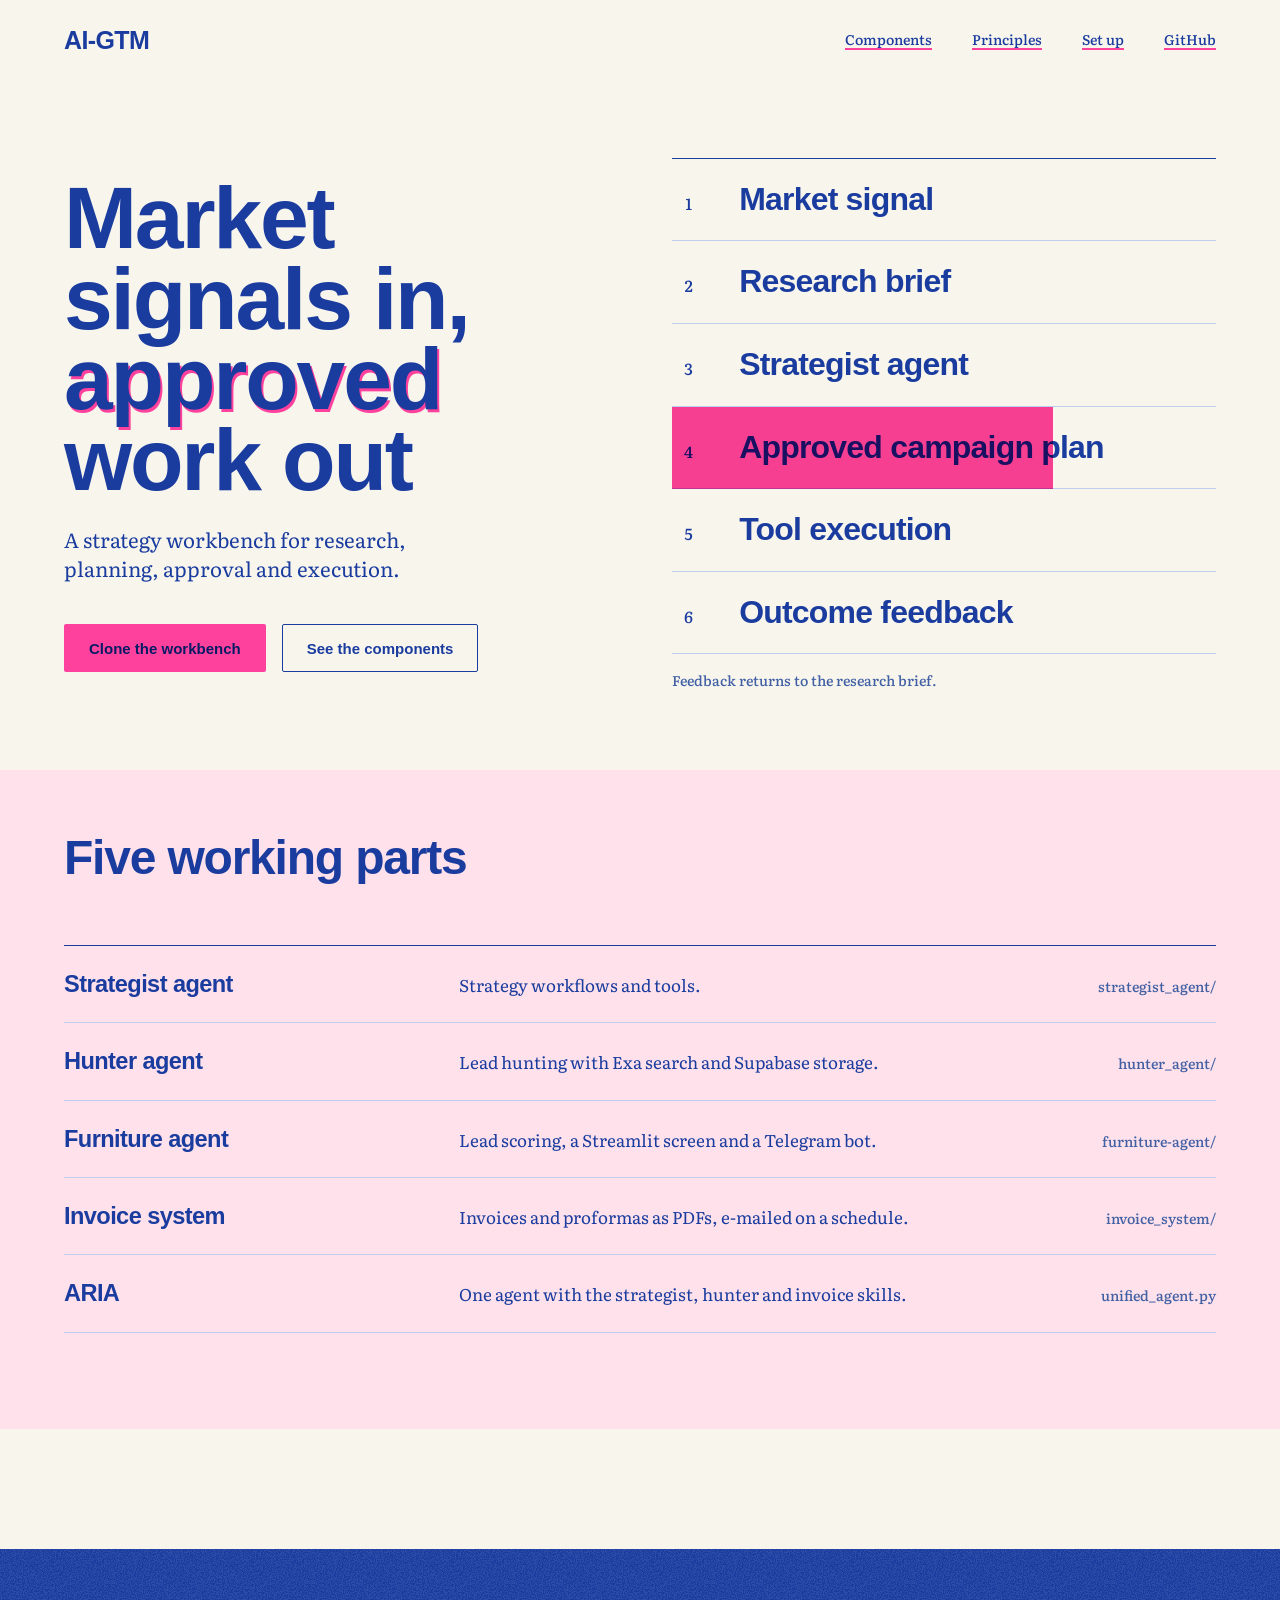
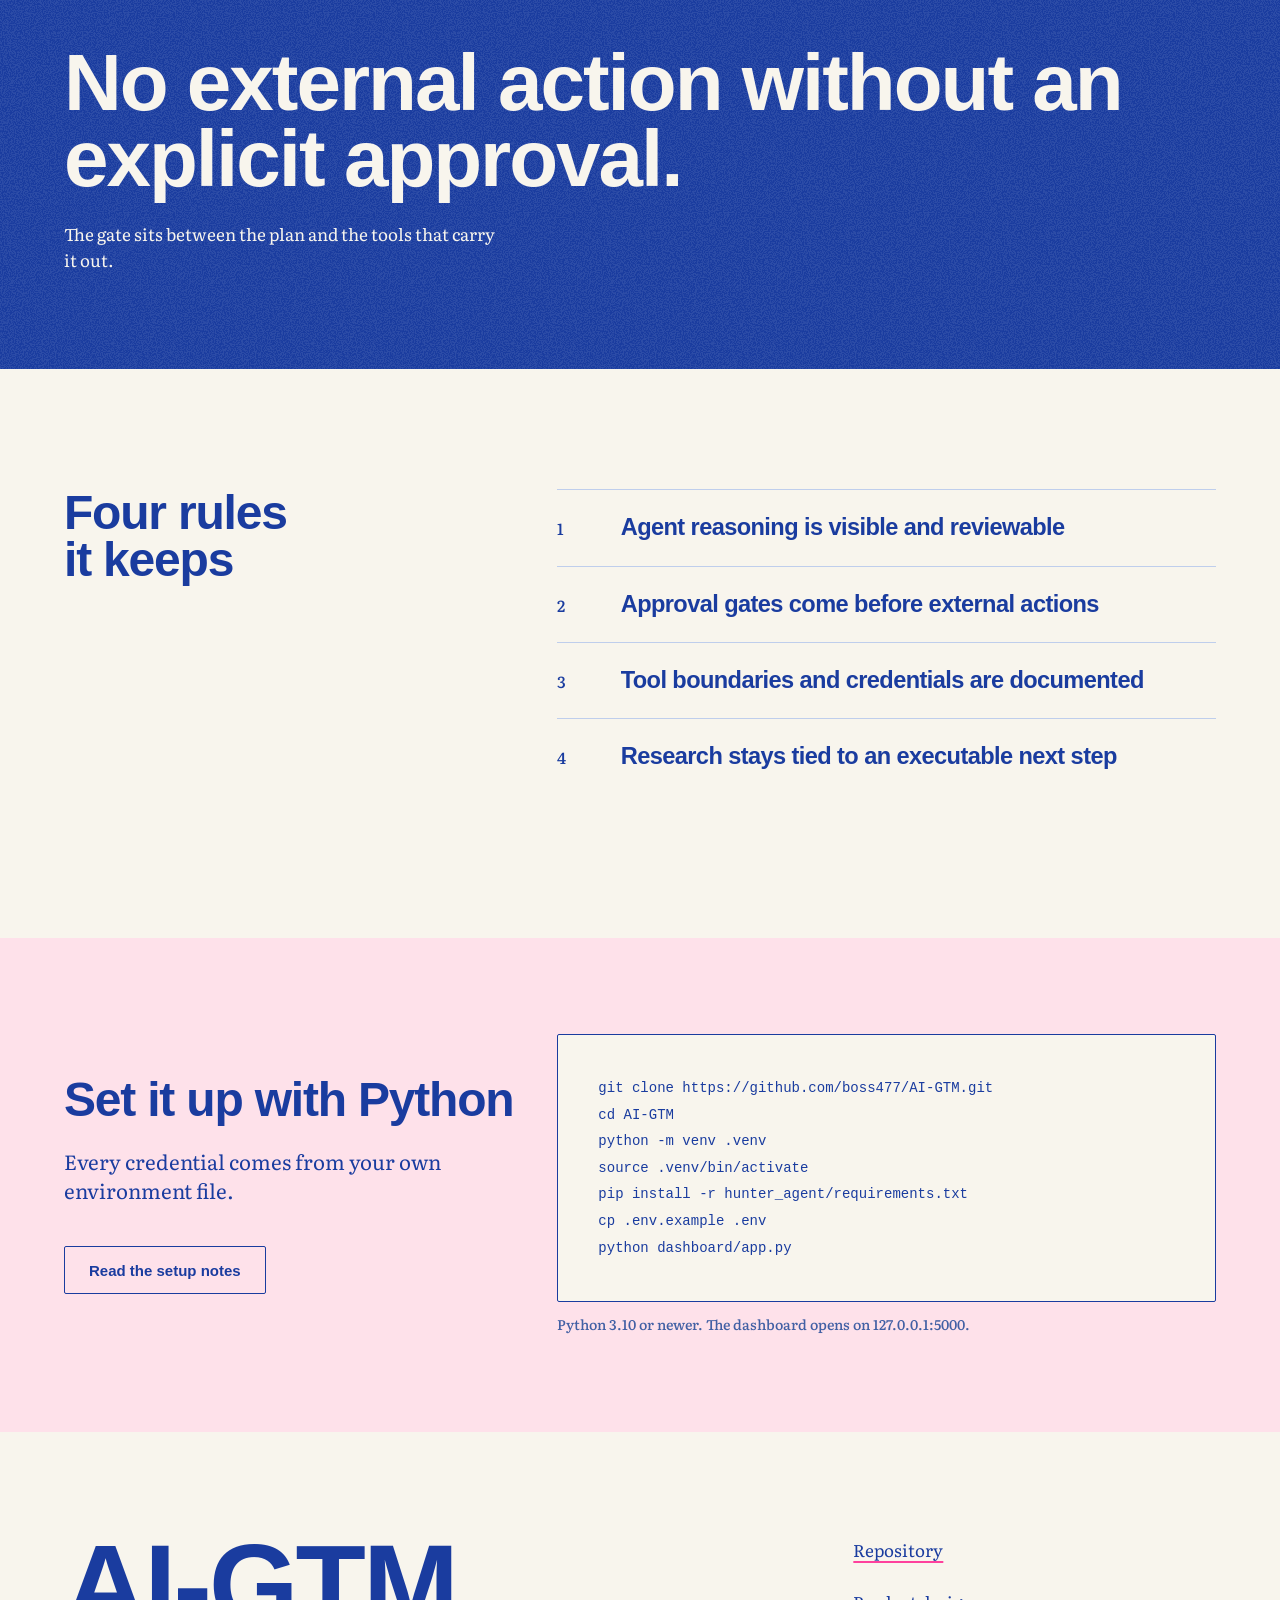
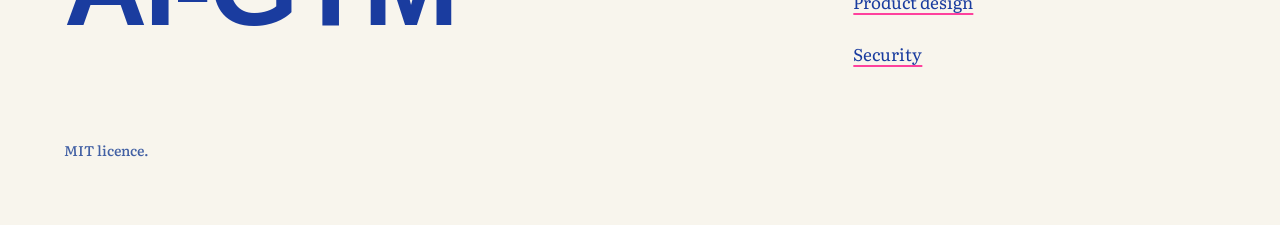
<file: site/index.html>
<!doctype html>
<html lang="en">
<head>
<meta charset="utf-8">
<meta name="viewport" content="width=device-width, initial-scale=1">
<title>AI-GTM, a go-to-market strategy workbench</title>
<meta name="description" content="AI-GTM turns market signals into approved go-to-market work: a strategy workbench for research, planning, approval and execution, with explicit approval gates.">
<link rel="preconnect" href="https://fonts.googleapis.com">
<link rel="preconnect" href="https://fonts.gstatic.com" crossorigin>
<link href="https://api.fontshare.com/v2/css?f[]=cabinet-grotesk@800&display=swap" rel="stylesheet">
<link href="https://fonts.googleapis.com/css2?family=Literata:opsz,wght@7..72,400;7..72,500&display=swap" rel="stylesheet">
<link rel="stylesheet" href="styles.css">
</head>
<body>
<a class="skip" href="#main">Skip to content</a>

<div class="container">
  <header class="nav">
    <a class="wordmark" href="#main">AI-GTM</a>
    <nav aria-label="Page">
      <ul>
        <li><a href="#parts">Components</a></li>
        <li><a href="#rules">Principles</a></li>
        <li><a href="#run">Set up</a></li>
        <li><a href="https://github.com/boss477/AI-GTM">GitHub</a></li>
      </ul>
    </nav>
  </header>

  <section class="hero" id="main">
    <div>
      <h1>Market signals in, <span class="misreg" data-text="approved">approved</span> work out</h1>
      <p class="lead">A strategy workbench for research, planning, approval and execution.</p>
      <div class="actions">
        <a class="btn btn--primary" href="https://github.com/boss477/AI-GTM">Clone the workbench</a>
        <a class="btn btn--secondary" href="#parts">See the components</a>
      </div>
    </div>
    <figure>
      <ol class="plan" aria-label="The strategy workflow, a diagram of the real system">
        <li>Market signal</li>
        <li>Research brief</li>
        <li>Strategist agent</li>
        <li class="gate">Approved campaign plan</li>
        <li>Tool execution</li>
        <li>Outcome feedback</li>
      </ol>
      <figcaption>Feedback returns to the research brief.</figcaption>
    </figure>
  </section>
</div>

<main>
<section class="parts" id="parts">
  <div class="container">
    <h2>Five working parts</h2>
    <ul class="rows">
      <li class="cols"><h3>Strategist agent</h3><p>Strategy workflows and tools.</p><small>strategist_agent/</small></li>
      <li class="cols"><h3>Hunter agent</h3><p>Lead hunting with Exa search and Supabase storage.</p><small>hunter_agent/</small></li>
      <li class="cols"><h3>Furniture agent</h3><p>Lead scoring, a Streamlit screen and a Telegram bot.</p><small>furniture-agent/</small></li>
      <li class="cols"><h3>Invoice system</h3><p>Invoices and proformas as PDFs, e-mailed on a schedule.</p><small>invoice_system/</small></li>
      <li class="cols"><h3>ARIA</h3><p>One agent with the strategist, hunter and invoice skills.</p><small>unified_agent.py</small></li>
    </ul>
  </div>
</section>

<section class="band grained">
  <div class="container">
    <p>No external action without an explicit approval.</p>
    <p>The gate sits between the plan and the tools that carry it out.</p>
  </div>
</section>

<section class="rules" id="rules">
  <div class="container cols">
    <div class="rules__text">
      <h2>Four rules it keeps</h2>
    </div>
    <ol>
      <li>Agent reasoning is visible and reviewable</li>
      <li>Approval gates come before external actions</li>
      <li>Tool boundaries and credentials are documented</li>
      <li>Research stays tied to an executable next step</li>
    </ol>
  </div>
</section>

<section class="run" id="run">
  <div class="container cols">
    <div class="run__text">
      <h2>Set it up with Python</h2>
      <p class="lead">Every credential comes from your own environment file.</p>
      <div class="actions"><a class="btn btn--secondary" href="https://github.com/boss477/AI-GTM#setup">Read the setup notes</a></div>
    </div>
    <figure>
      <pre tabindex="0" aria-label="Setup commands"><code>git clone https://github.com/boss477/AI-GTM.git
cd AI-GTM
python -m venv .venv
source .venv/bin/activate
pip install -r hunter_agent/requirements.txt
cp .env.example .env
python dashboard/app.py</code></pre>
      <figcaption>Python 3.10 or newer. The dashboard opens on 127.0.0.1:5000.</figcaption>
    </figure>
  </div>
</section>
</main>

<footer class="foot">
  <div class="container cols">
    <a class="wordmark" href="#main">AI-GTM</a>
    <ul>
      <li><a href="https://github.com/boss477/AI-GTM">Repository</a></li>
      <li><a href="https://github.com/boss477/AI-GTM/blob/main/DESIGN.md">Product design</a></li>
      <li><a href="https://github.com/boss477/AI-GTM/blob/main/SECURITY.md">Security</a></li>
    </ul>
    <small>MIT licence.</small>
  </div>
</footer>
</body>
</html>
</file>
<file: site/styles.css>
/* Hallmark · shape: Narrative Workflow · genre: editorial · theme: Riso (by request) · job: sign up · draw: manual
 * hero: Stage · nav: edge-aligned · footer: mast · imagery: none, the workflow set as a printed plan · signature: the six workflow steps in the blue drum with the approval step overprinted in pink
 * axes: light/grotesk-sans/pink · posture: full-palette · contrast: pass · fold: pass · v2.0.0 */
/* Hallmark · pre-emit critique: P5 H4 E4 S4 R4 V5 · weakest: S, agent workbenches blur together; made the human approval gate the one pink thing on the first screen */
/* Hallmark · waive 38iii · one misregistered word, approved, once in the hero head · the theme names this as its signature and approved is the step the whole workbench turns on */
/* Hallmark · dismissed 23 · the pink bar covers one row of the workflow plan, about 3% of the first screen, under the declared full-palette posture */
@import url("./tokens.css");
@import url("./base.css");

body { font-size: 1.0625rem; line-height: 1.55; }
h1 { line-height: 0.92; } h2 { line-height: 0.98; }
h1, h2, h3 { font-weight: var(--display-weight); }
small, figcaption, nav { font-weight: 500; }
.cols { display: grid; grid-template-columns: repeat(12, minmax(0, 1fr)); column-gap: var(--gap-columns); }
a { text-decoration-color: var(--color-accent); text-decoration-thickness: 2px; text-underline-offset: 0.22em; }
a:hover { text-decoration-thickness: 4px; }
.misreg { position: relative; display: inline-block; isolation: isolate; }
.misreg::after { content: attr(data-text); position: absolute; inset: 0; z-index: -1; white-space: nowrap; pointer-events: none; color: var(--color-accent); transform: translate(2px, 3px); }
.grained { position: relative; isolation: isolate; }
.grained::after { content: ""; position: absolute; inset: 0; z-index: 1; pointer-events: none; opacity: var(--texture-opacity); background-size: 200px 200px;
  background-image: url("data:image/svg+xml,%3Csvg xmlns='http://www.w3.org/2000/svg' width='200' height='200'%3E%3Cfilter id='g'%3E%3CfeTurbulence type='fractalNoise' baseFrequency='0.85' numOctaves='2' stitchTiles='stitch'/%3E%3CfeColorMatrix values='0 0 0 0 1 0 0 0 0 1 0 0 0 0 1 0 0 0 9 -4'/%3E%3C/filter%3E%3Crect width='100%25' height='100%25' filter='url(%23g)'/%3E%3C/svg%3E"); }
.grained > * { position: relative; z-index: 2; }

.btn { display: inline-flex; align-items: center; min-height: 48px; padding: 0 var(--space-lg); border: 1.5px solid transparent; border-radius: var(--radius-card); font: var(--display-weight) 0.9375rem/1 var(--font-display); white-space: nowrap; text-decoration: none; cursor: pointer; transition: background-color var(--dur-short) var(--ease-out), transform var(--dur-micro) var(--ease-out); }
.btn:active { transform: translate(1px, 1px); }
.btn:disabled { opacity: 0.55; cursor: not-allowed; transform: none; }
.btn--primary { background: var(--color-accent); color: var(--color-accent-ink); }
.btn--primary:hover { background: var(--color-paper-3); }
.btn--secondary { border-color: var(--color-ink); color: var(--color-ink); }
.btn--secondary:hover { background: var(--color-paper-2); }

.nav { display: flex; align-items: center; justify-content: space-between; gap: var(--space-lg); min-height: 80px; }
.wordmark { font: var(--display-weight) var(--text-xl)/1 var(--font-display); letter-spacing: var(--tracking-display); text-decoration: none; white-space: nowrap; }
.nav ul { display: flex; align-items: center; gap: var(--space-xl); margin: 0; padding: 0; list-style: none; }
.nav li a { display: inline-flex; align-items: center; min-height: 44px; font-size: var(--text-sm); white-space: nowrap; }

.hero { display: grid; grid-template-columns: minmax(0, 6fr) minmax(0, 6fr); gap: var(--space-2xl); align-items: center; min-height: min(690px, calc(100svh - 100px)); padding-block: var(--space-xl); }
.hero h1 { max-width: none; font-size: clamp(2.75rem, 5.6vw + 1rem, 6rem); }
.hero .lead { margin-top: var(--space-lg); max-width: 34ch; }
.actions { display: flex; flex-wrap: wrap; gap: var(--space-md); margin-top: var(--space-xl); }
.plan { margin: 0; padding: 0; list-style: none; counter-reset: p; border-top: 1.5px solid var(--color-ink); }
.plan li { counter-increment: p; position: relative; display: grid; grid-template-columns: 2.2ch minmax(0, 1fr); gap: var(--space-md); align-items: baseline; padding: var(--space-lg) var(--space-sm); border-bottom: var(--rule-hair) solid var(--color-rule); font: var(--display-weight) clamp(1.5rem, 2.5vw, 2.25rem)/1.05 var(--font-display); letter-spacing: var(--tracking-display); }
.plan li::before { content: counter(p); font: 500 var(--text-md)/1 var(--font-body); font-variant-numeric: tabular-nums; }
.plan .gate::after { content: ""; position: absolute; inset: 0 30% 0 0; background: var(--color-accent); mix-blend-mode: multiply; pointer-events: none; }
.plan + figcaption { margin-top: var(--space-md); font-size: var(--text-sm); color: var(--color-muted); }
.hero figure { margin: 0; }

.parts { padding-block: var(--space-2xl) var(--space-3xl); background: var(--color-paper-2); }
.parts h2 { margin-bottom: var(--space-2xl); }
.rows { margin: 0; padding: 0; list-style: none; border-top: 1.5px solid var(--color-ink); }
.rows li { align-items: baseline; padding-block: var(--space-lg); border-bottom: var(--rule-hair) solid var(--color-rule); }
.rows h3 { grid-column: 1 / span 4; }
.rows p { grid-column: 5 / span 5; max-width: none; }
.rows small { grid-column: 10 / -1; justify-self: end; font-size: var(--text-sm); color: var(--color-muted); }

.band { margin-block: var(--section-gap-s); padding-block: var(--space-3xl); background: var(--color-ink); color: var(--color-paper); --color-focus: var(--color-paper); }
.band p:first-child { max-width: 28ch; font: var(--display-weight) var(--text-display)/0.95 var(--font-display); letter-spacing: var(--tracking-display); overflow-wrap: break-word; }
.band p + p { margin-top: var(--space-lg); max-width: 46ch; }

.rules { padding-block: 0 var(--section-gap); }
.rules__text { grid-column: 1 / span 4; }
.rules ol { grid-column: 6 / -1; margin: 0; padding: 0; list-style: none; counter-reset: r; }
.rules li { counter-increment: r; display: grid; grid-template-columns: 3ch minmax(0, 1fr); gap: var(--space-lg); align-items: baseline; padding-block: var(--space-lg); border-top: var(--rule-hair) solid var(--color-rule); font: var(--display-weight) var(--text-title)/1.15 var(--font-display); letter-spacing: var(--tracking-display); }
.rules li::before { content: counter(r); font: 500 var(--text-md)/1 var(--font-body); }

.run { padding-block: var(--space-3xl); background: var(--color-paper-2); }
.run__text { grid-column: 1 / span 5; align-self: center; }
.run__text .lead { margin-top: var(--space-lg); }
.run figure { grid-column: 6 / -1; margin: 0; min-width: 0; }
.run pre { margin: 0; padding: var(--space-xl); overflow-x: auto; border: 1.5px solid var(--color-ink); border-radius: var(--radius-card); background: var(--color-paper); font: 400 var(--text-sm)/1.9 var(--font-mono); }
.run code { font-family: var(--font-mono); }
.run figcaption { margin-top: var(--space-sm); font-size: var(--text-sm); color: var(--color-muted); }

.foot { padding-block: var(--space-3xl) var(--space-2xl); }
.foot .wordmark { grid-column: 1 / span 7; font-size: clamp(3.5rem, 9vw, 8rem); }
.foot ul { grid-column: 9 / -1; align-self: end; display: grid; gap: var(--space-xs); margin: 0; padding: 0; list-style: none; }
.foot li a { display: inline-flex; align-items: center; min-height: 44px; white-space: nowrap; }
.foot small { grid-column: 1 / -1; margin-top: var(--space-2xl); font-size: var(--text-sm); color: var(--color-muted); }

.skip { position: absolute; left: var(--space-md); top: calc(-1 * var(--space-4xl)); z-index: var(--z-toast); padding: var(--space-xs) var(--space-md); background: var(--color-ink); color: var(--color-paper); }
.skip:focus-visible { top: var(--space-md); }

@media (max-width: 60rem) {
  .nav li:not(:last-child) { display: none; }
  .hero { grid-template-columns: minmax(0, 1fr); gap: var(--space-xl); min-height: 0; }
  .rows h3, .rows p, .rows small, .rules__text, .rules ol, .run__text, .run figure, .foot .wordmark, .foot ul { grid-column: 1 / -1; }
  .rows li { row-gap: var(--space-xs); }
  .rows small { justify-self: start; }
  .rules ol, .run figure, .foot ul { margin-top: var(--space-xl); }
  .run pre { padding: var(--space-lg); }
}
@media (prefers-reduced-motion: reduce) { .btn { transition: none; } }
@keyframes settle { from { transform: translate(0, 0); } to { transform: translate(2px, 3px); } }
@keyframes press { from { transform: scaleX(0); } to { transform: scaleX(1); } }
.misreg::after { animation: settle var(--dur-long) var(--ease-out) 300ms both; }
.plan .gate::after { transform-origin: left; animation: press 700ms var(--ease-out) 450ms both; }
@media (prefers-reduced-motion: reduce) { .misreg::after, .plan .gate::after { animation: none; } }
</file>
